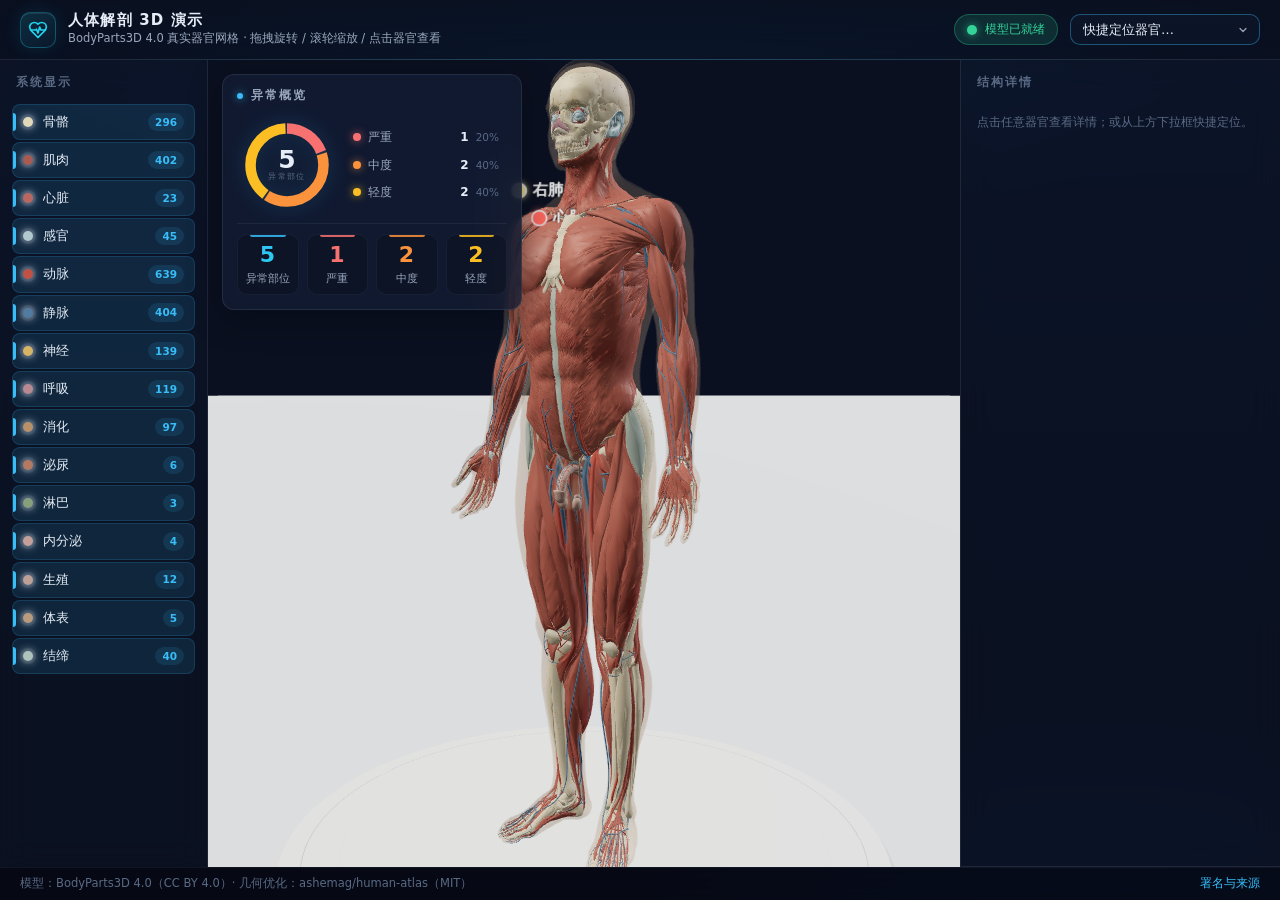
<file: demo-anatomy/index.html>
<!--
================================================================
文件: index.html
说明: 人体解剖 3D 演示（真实器官网格）
     数据: BodyParts3D 4.0（CC BY 4.0）→ ashemag/human-atlas 优化后的几何
     渲染: Three.js（本地 vendor），纯前端，无构建步骤
     纯标记：无内联 style/script/on*，样式见 css/style.css，逻辑见 js/app.js
================================================================
-->
<!DOCTYPE html>
<html lang="zh-CN">
<head>
  <meta charset="UTF-8">
  <meta name="viewport" content="width=device-width, initial-scale=1.0">
  <title>人体解剖 3D 演示 · health-monitor</title>
  <link rel="stylesheet" href="css/style.css">
  <!-- importmap 为静态配置（非可执行脚本）；外链形式浏览器兼容性差，故内联 -->
  <script type="importmap">
  { "imports": { "three": "./vendor/three.module.min.js" } }
  </script>
</head>
<body>
  <div class="app">
    <!-- 顶栏 -->
    <header class="topbar">
      <div class="brand">
        <div class="brand-logo" aria-hidden="true">
          <svg viewBox="0 0 24 24" fill="none" stroke="currentColor" stroke-width="2" stroke-linecap="round" stroke-linejoin="round">
            <path d="M19 14c1.49-1.46 3-3.21 3-5.5A5.5 5.5 0 0 0 16.5 3c-1.76 0-3 .5-4.5 2-1.5-1.5-2.74-2-4.5-2A5.5 5.5 0 0 0 2 8.5c0 2.3 1.51 4.04 3 5.5l7 7Z"/>
            <path d="M3.22 12H9.5l.5-1 2 4.5 2-7 1.5 3.5h5.27"/>
          </svg>
        </div>
        <div class="brand-text">
          <h1>人体解剖 3D 演示</h1>
          <span class="sub">BodyParts3D 4.0 真实器官网格 · 拖拽旋转 / 滚轮缩放 / 点击器官查看</span>
        </div>
      </div>
      <div class="top-controls">
        <span class="progress" id="progress" data-state="loading">加载中…</span>
        <select id="organ-select" class="organ-select" aria-label="快捷定位器官">
          <option value="">快捷定位器官…</option>
        </select>
      </div>
    </header>

    <!-- 主体三栏 -->
    <div class="layout">
      <!-- 左栏：系统开关 -->
      <aside class="sidebar">
        <h2>系统显示</h2>
        <div class="sys-list" id="sys-list"></div>
      </aside>

      <!-- 中栏：3D 舞台 -->
      <main class="stage">
        <div class="canvas-host" id="canvas-host"></div>
        <div class="stats" id="stats-panel" aria-label="异常概览">
          <h3>异常概览</h3>
          <div class="stats-donut" id="stats-donut"></div>
          <div class="stats-cards">
            <div class="stat-card total">
              <span class="stat-num" id="stat-total">0</span>
              <span class="stat-label">异常部位</span>
            </div>
            <div class="stat-card severe">
              <span class="stat-num" id="stat-severe">0</span>
              <span class="stat-label">严重</span>
            </div>
            <div class="stat-card moderate">
              <span class="stat-num" id="stat-moderate">0</span>
              <span class="stat-label">中度</span>
            </div>
            <div class="stat-card mild">
              <span class="stat-num" id="stat-mild">0</span>
              <span class="stat-label">轻度</span>
            </div>
          </div>
        </div>
        <div class="hint" id="hint">正在加载解剖模型…</div>
      </main>

      <!-- 右栏：结构详情 -->
      <aside class="panel">
        <h2>结构详情</h2>
        <div class="info-body" id="info-body">
          <p class="muted">点击任意器官查看详情；或从上方下拉框快捷定位。</p>
        </div>
      </aside>
    </div>

    <!-- 底栏：署名 -->
    <footer class="foot">
      <span>模型：BodyParts3D 4.0（CC BY 4.0）· 几何优化：ashemag/human-atlas（MIT）</span>
      <a href="ATTRIBUTION.md" target="_blank" rel="noopener">署名与来源</a>
    </footer>
  </div>

  <script type="module" src="js/app.js"></script>
</body>
</html>
</file>
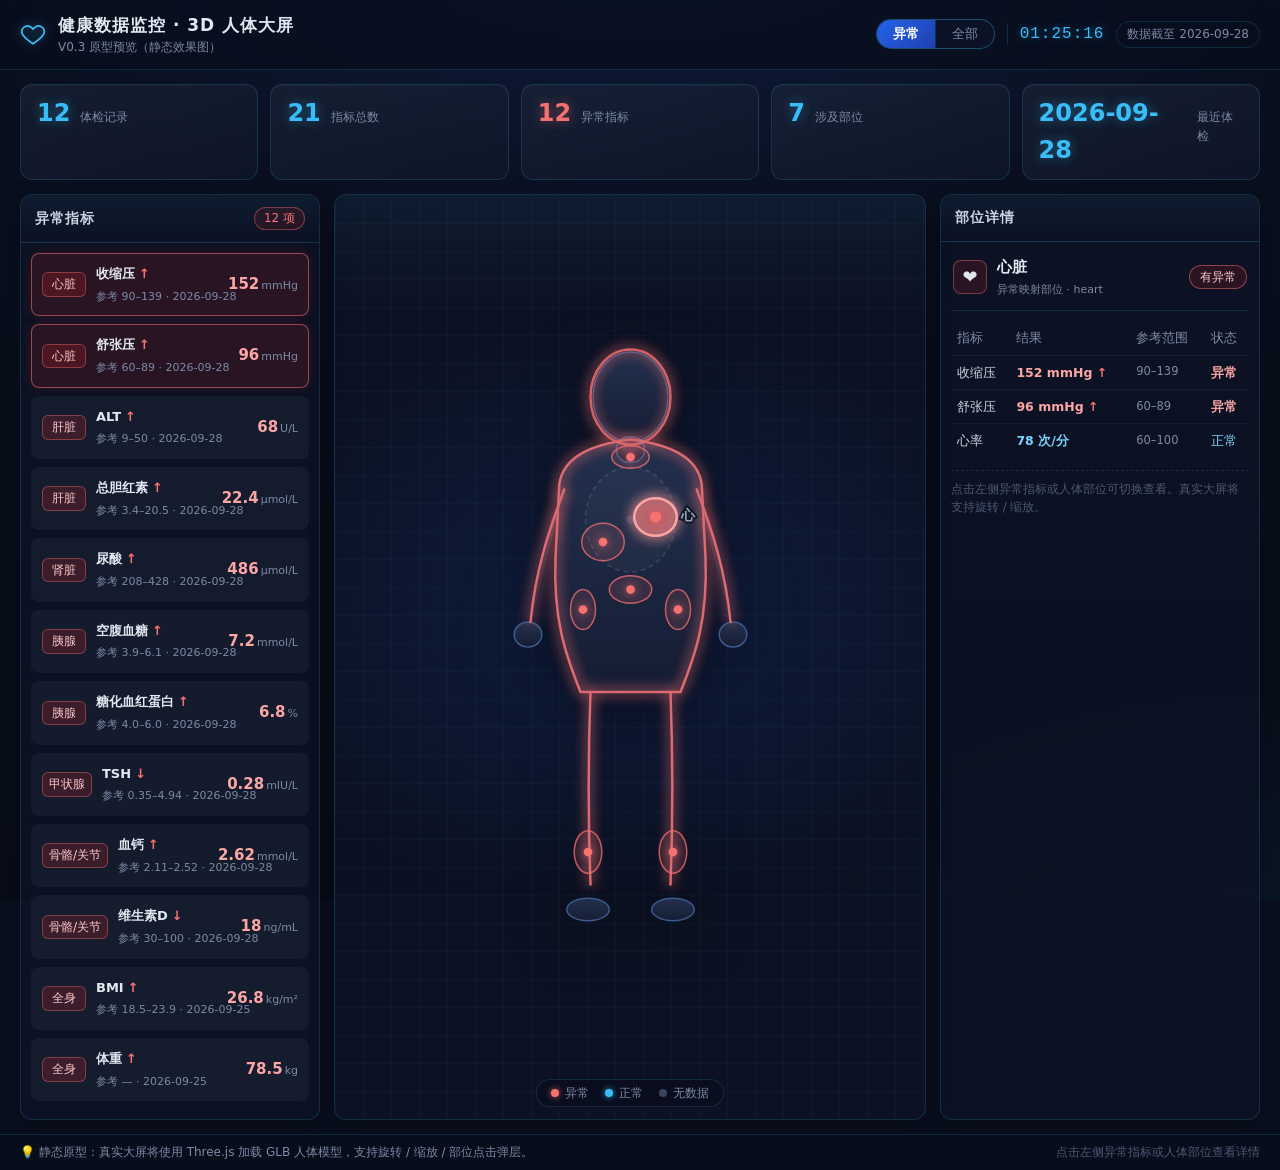
<file: prototype/body3d.html>
<!--
================================================================
文件: body3d.html
说明: V0.3 3D 人体大屏 · 静态原型（效果预览）
     真实实现将用 Three.js + GLB 人体模型；本原型用 SVG 模拟布局与视觉效果。
     纯标记：无内联 style/script/on* 属性，样式见 css/body3d.css，逻辑见 js/body3d.js。
================================================================
-->
<!DOCTYPE html>
<html lang="zh-CN">
<head>
  <meta charset="UTF-8">
  <meta name="viewport" content="width=device-width, initial-scale=1.0">
  <title>3D 人体大屏 · 健康数据监控（原型）</title>
  <link rel="stylesheet" href="css/body3d.css">
</head>
<body>
  <div class="big-screen mode-abnormal" id="big-screen">
    <!-- ═══ 顶栏 ═══ -->
    <header class="topbar">
      <div class="brand">
        <svg class="brand-logo" viewBox="0 0 24 24" aria-hidden="true">
          <path d="M12 21s-6.6-4.4-9.3-8.1C.6 10.1 1.6 6.6 4.7 5.1c2-.9 4.4-.4 5.9 1.1L12 7.6l1.4-1.4c1.5-1.5 3.9-2 5.9-1.1 3.1 1.5 4.1 5 2 7.8C18.6 16.6 12 21 12 21z"
                fill="none" stroke="currentColor" stroke-width="1.6" stroke-linejoin="round"/>
        </svg>
        <div class="brand-text">
          <h1>健康数据监控 · 3D 人体大屏</h1>
          <p>V0.3 原型预览（静态效果图）</p>
        </div>
      </div>

      <div class="topbar-right">
        <div class="seg" id="mode-toggle">
          <button type="button" class="seg-btn active" data-mode="abnormal">异常</button>
          <button type="button" class="seg-btn" data-mode="all">全部</button>
        </div>
        <span class="divider" aria-hidden="true"></span>
        <div class="clock" id="clock">--:--:--</div>
        <span class="tag">数据截至 2026-09-28</span>
      </div>
    </header>

    <!-- ═══ 统计条 ═══ -->
    <section class="stats-row" id="stats-row">
      <div class="stat-card">
        <span class="stat-num" id="stat-exams">0</span>
        <span class="stat-label">体检记录</span>
      </div>
      <div class="stat-card">
        <span class="stat-num" id="stat-metrics">0</span>
        <span class="stat-label">指标总数</span>
      </div>
      <div class="stat-card stat-danger">
        <span class="stat-num" id="stat-abnormal">0</span>
        <span class="stat-label">异常指标</span>
      </div>
      <div class="stat-card">
        <span class="stat-num" id="stat-parts">0</span>
        <span class="stat-label">涉及部位</span>
      </div>
      <div class="stat-card">
        <span class="stat-num" id="stat-latest">--</span>
        <span class="stat-label">最近体检</span>
      </div>
    </section>

    <!-- ═══ 主区域三栏 ═══ -->
    <main class="main-grid">
      <!-- 左栏：异常指标列表 -->
      <aside class="panel left-panel">
        <div class="panel-head">
          <h2>异常指标</h2>
          <span class="badge" id="ab-count">0 项</span>
        </div>
        <div class="panel-body list-scroll" id="abnormal-list">
          <p class="placeholder">加载中…</p>
        </div>
      </aside>

      <!-- 中栏：人体舞台 -->
      <section class="panel stage-panel">
        <div class="stage" id="stage">
          <svg class="body-svg" viewBox="0 0 300 520" role="img" aria-label="人体部位标注图" id="body-svg">
            <defs>
              <linearGradient id="bodyGrad" x1="0" y1="0" x2="0" y2="1">
                <stop offset="0%" stop-color="#23304e"/>
                <stop offset="100%" stop-color="#151d33"/>
              </linearGradient>
              <filter id="glowRed" x="-60%" y="-60%" width="220%" height="220%">
                <feGaussianBlur stdDeviation="5" result="blur"/>
                <feMerge>
                  <feMergeNode in="blur"/>
                  <feMergeNode in="blur"/>
                  <feMergeNode in="SourceGraphic"/>
                </feMerge>
              </filter>
              <filter id="glowCyan" x="-60%" y="-60%" width="220%" height="220%">
                <feGaussianBlur stdDeviation="4" result="blur"/>
                <feMerge>
                  <feMergeNode in="blur"/>
                  <feMergeNode in="SourceGraphic"/>
                </feMerge>
              </filter>
            </defs>

            <!-- 人体轮廓 -->
            <g id="silhouette">
              <path class="body-fill" d="
                M150 86
                C 118 90, 96 100, 93 122
                L 90 180
                C 88 230, 98 258, 110 288
                L 190 288
                C 202 258, 212 230, 210 180
                L 207 122
                C 204 100, 182 90, 150 86
                Z" />
              <ellipse class="body-fill" cx="150" cy="52" rx="30" ry="36"/>
              <rect class="body-fill" x="139" y="84" width="22" height="20" rx="9"/>
              <path class="limb" d="M 97 126 C 85 158, 74 190, 70 232" stroke-width="16"/>
              <path class="limb" d="M 203 126 C 215 158, 226 190, 230 232" stroke-width="16"/>
              <ellipse class="limb" cx="68" cy="242" rx="11" ry="10"/>
              <ellipse class="limb" cx="232" cy="242" rx="11" ry="10"/>
              <path class="limb" d="M 118 288 C 116 340, 116 390, 118 442" stroke-width="24"/>
              <path class="limb" d="M 182 288 C 184 340, 184 390, 182 442" stroke-width="24"/>
              <ellipse class="limb" cx="116" cy="462" rx="17" ry="9"/>
              <ellipse class="limb" cx="184" cy="462" rx="17" ry="9"/>
            </g>

            <!-- 全身异常光晕（体重异常时点亮） -->
            <g id="wb-glow" class="wb-glow">
              <path d="
                M150 86
                C 118 90, 96 100, 93 122
                L 90 180
                C 88 230, 98 258, 110 288
                L 190 288
                C 202 258, 212 230, 210 180
                L 207 122
                C 204 100, 182 90, 150 86
                Z" fill="none"/>
              <ellipse fill="none" cx="150" cy="52" rx="32" ry="38"/>
              <path fill="none" d="M 97 126 C 85 158, 74 190, 70 232"/>
              <path fill="none" d="M 203 126 C 215 158, 226 190, 230 232"/>
              <path fill="none" d="M 118 288 C 116 340, 116 390, 118 442"/>
              <path fill="none" d="M 182 288 C 184 340, 184 390, 182 442"/>
            </g>

            <!-- 血液（正常示例，全部模式显示为蓝色） -->
            <g class="part normal" data-part="blood" data-name="血液">
              <ellipse class="region" cx="150" cy="150" rx="36" ry="42"/>
              <circle class="dot" cx="150" cy="150" r="3.5"/>
              <text class="label" x="150" y="108" text-anchor="middle">血液</text>
              <title>血液（血常规）</title>
            </g>

            <!-- 肝脏 -->
            <g class="part abnormal" data-part="liver" data-name="肝脏">
              <ellipse class="region" cx="128" cy="168" rx="17" ry="15"/>
              <circle class="dot" cx="128" cy="168" r="3.5"/>
              <text class="label" x="100" y="186" text-anchor="middle">肝</text>
              <title>肝脏 · ALT 68↑</title>
            </g>

            <!-- 心脏 -->
            <g class="part abnormal" data-part="heart" data-name="心脏">
              <ellipse class="region" cx="170" cy="148" rx="17" ry="15"/>
              <circle class="dot" cx="170" cy="148" r="3.5"/>
              <text class="label" x="196" y="150" text-anchor="middle">心</text>
              <title>心脏 · 收缩压 152↑</title>
            </g>

            <!-- 甲状腺 -->
            <g class="part abnormal" data-part="thyroid" data-name="甲状腺">
              <ellipse class="region" cx="150" cy="100" rx="15" ry="9"/>
              <circle class="dot" cx="150" cy="100" r="3.5"/>
              <text class="label" x="150" y="86" text-anchor="middle">甲状腺</text>
              <title>甲状腺 · TSH 0.28↓</title>
            </g>

            <!-- 胰腺 -->
            <g class="part abnormal" data-part="pancreas" data-name="胰腺">
              <ellipse class="region" cx="150" cy="206" rx="17" ry="11"/>
              <circle class="dot" cx="150" cy="206" r="3.5"/>
              <text class="label" x="150" y="230" text-anchor="middle">胰</text>
              <title>胰腺 · 空腹血糖 7.2↑</title>
            </g>

            <!-- 肾脏（双侧） -->
            <g class="part abnormal" data-part="kidney" data-name="肾脏">
              <ellipse class="region" cx="112" cy="222" rx="10" ry="16"/>
              <ellipse class="region" cx="188" cy="222" rx="10" ry="16"/>
              <circle class="dot" cx="112" cy="222" r="3.5"/>
              <circle class="dot" cx="188" cy="222" r="3.5"/>
              <text class="label" x="150" y="252" text-anchor="middle">肾</text>
              <title>肾脏 · 尿酸 486↑</title>
            </g>

            <!-- 骨骼/关节（膝关节） -->
            <g class="part abnormal" data-part="bone" data-name="骨骼/关节">
              <ellipse class="region" cx="116" cy="416" rx="11" ry="17"/>
              <ellipse class="region" cx="184" cy="416" rx="11" ry="17"/>
              <circle class="dot" cx="116" cy="416" r="3.5"/>
              <circle class="dot" cx="184" cy="416" r="3.5"/>
              <text class="label" x="150" y="448" text-anchor="middle">骨</text>
              <title>骨骼/关节 · 血钙 2.62↑</title>
            </g>
          </svg>

          <!-- 图例 -->
          <div class="legend">
            <span class="legend-item"><i class="dot-legend danger"></i>异常</span>
            <span class="legend-item"><i class="dot-legend normal"></i>正常</span>
            <span class="legend-item"><i class="dot-legend dim"></i>无数据</span>
          </div>
        </div>
      </section>

      <!-- 右栏：部位详情 -->
      <aside class="panel right-panel">
        <div class="panel-head">
          <h2>部位详情</h2>
        </div>
        <div class="panel-body" id="part-detail">
          <p class="placeholder">加载中…</p>
        </div>
      </aside>
    </main>

    <!-- ═══ 提示条 ═══ -->
    <footer class="footbar">
      <span>💡 静态原型：真实大屏将使用 Three.js 加载 GLB 人体模型，支持旋转 / 缩放 / 部位点击弹层。</span>
      <span class="foot-hint">点击左侧异常指标或人体部位查看详情</span>
    </footer>
  </div>

  <!-- 悬浮提示 -->
  <div class="tooltip" id="tooltip" hidden></div>

  <script src="js/body3d.js"></script>
</body>
</html>
</file>
<file: demo-anatomy/css/style.css>
/*===============================================================
 * 文件: style.css
 * 项目: 人体解剖 3D 演示（demo-anatomy）
 * 风格: 深色玻璃拟态（Dark Glassmorphism）· 医学影像工作站视觉
 *       深蓝底 + 青色科技强调 + 语义色（严重/中度/轻度）
 * 设计令牌: :root 中的 CSS 变量统一管理颜色 / 圆角 / 阴影 / 字体
 *===============================================================*/

:root {
  /* 背景层级（深 → 浅） */
  --bg-0: #05080f;
  --bg-1: #0a101f;
  --bg-2: #0d1526;
  --bg-3: #111c30;

  /* 玻璃表面 */
  --surface: rgba(15, 23, 42, 0.62);
  --surface-2: rgba(20, 29, 50, 0.78);
  --surface-3: rgba(30, 41, 66, 0.92);

  /* 边框与分隔 */
  --border: rgba(148, 163, 184, 0.14);
  --border-strong: rgba(56, 189, 248, 0.38);
  --border-soft: rgba(148, 163, 184, 0.08);
  --divider: rgba(148, 163, 184, 0.09);

  /* 文本层级 */
  --text-1: #e6edf6;
  --text-2: #9aa7bd;
  --text-3: #5a6a84;

  /* 语义色 */
  --accent: #38bdf8;
  --cyan: #22d3ee;
  --accent-soft: rgba(56, 189, 248, 0.12);
  --severe: #f87171;
  --severe-soft: rgba(248, 113, 113, 0.14);
  --moderate: #fb923c;
  --moderate-soft: rgba(251, 146, 60, 0.14);
  --mild: #fbbf24;
  --mild-soft: rgba(251, 191, 36, 0.14);
  --ok: #34d399;
  --ok-soft: rgba(52, 211, 153, 0.14);

  /* 圆角 / 阴影 / 模糊 */
  --radius-s: 8px;
  --radius-m: 12px;
  --radius-l: 16px;
  --shadow-card: 0 8px 32px rgba(2, 6, 16, 0.45);
  --shadow-pop: 0 12px 40px rgba(2, 6, 16, 0.6);
  --glass: blur(16px) saturate(150%);
  --glass-strong: blur(20px) saturate(160%);

  /* 字体（系统栈，无外部 CDN 依赖） */
  --font-ui: "Segoe UI", system-ui, -apple-system, "PingFang SC",
             "Microsoft YaHei", "Noto Sans CJK SC", sans-serif;

  /* 过渡曲线 */
  --ease: cubic-bezier(0.4, 0, 0.2, 1);
  --duration: 0.2s;
}

/* ─────────── 基础 ─────────── */

* { box-sizing: border-box; }

html, body {
  margin: 0;
  padding: 0;
  height: 100%;
  background: var(--bg-0);
  color: var(--text-1);
  font-family: var(--font-ui);
  font-size: 14px;
  line-height: 1.55;
  -webkit-font-smoothing: antialiased;
  text-rendering: optimizeLegibility;
}

.app {
  display: flex;
  flex-direction: column;
  height: 100vh;
  background:
    radial-gradient(1100px 560px at 50% -12%, rgba(56, 189, 248, 0.13), transparent 62%),
    radial-gradient(800px 480px at 85% 110%, rgba(37, 99, 235, 0.10), transparent 60%),
    linear-gradient(180deg, var(--bg-1), var(--bg-0) 72%);
}

/* ─────────── 顶栏 ─────────── */

.topbar {
  display: flex;
  align-items: center;
  justify-content: space-between;
  gap: 16px;
  padding: 0 20px;
  height: 60px;
  flex: 0 0 auto;
  border-bottom: 1px solid var(--border);
  background: linear-gradient(180deg, rgba(10, 16, 31, 0.86), rgba(10, 16, 31, 0.62));
  backdrop-filter: var(--glass);
  -webkit-backdrop-filter: var(--glass);
  position: relative;
  z-index: 20;
}

/* 顶栏底部青色渐隐分隔线（细节质感） */
.topbar::after {
  content: "";
  position: absolute;
  left: 20px;
  right: 20px;
  bottom: -1px;
  height: 1px;
  background: linear-gradient(90deg, transparent, rgba(56, 189, 248, 0.4), transparent);
  opacity: 0.6;
  pointer-events: none;
}

.brand {
  display: flex;
  align-items: center;
  gap: 12px;
  min-width: 0;
}

.brand-logo {
  display: flex;
  align-items: center;
  justify-content: center;
  width: 36px;
  height: 36px;
  flex: 0 0 auto;
  border-radius: 10px;
  color: var(--cyan);
  background: linear-gradient(145deg, rgba(34, 211, 238, 0.16), rgba(56, 189, 248, 0.05));
  border: 1px solid rgba(34, 211, 238, 0.28);
  box-shadow: 0 0 20px rgba(34, 211, 238, 0.12), inset 0 1px 0 rgba(255, 255, 255, 0.08);
}
.brand-logo svg { width: 20px; height: 20px; }

.brand-text { min-width: 0; }
.brand-text h1 {
  margin: 0;
  font-size: 15px;
  font-weight: 700;
  letter-spacing: 1.2px;
  line-height: 1.3;
  color: var(--text-1);
  white-space: nowrap;
}
.brand-text .sub {
  display: block;
  font-size: 11.5px;
  color: var(--text-2);
  white-space: nowrap;
  overflow: hidden;
  text-overflow: ellipsis;
  max-width: 60vw;
}

.top-controls {
  display: flex;
  align-items: center;
  gap: 12px;
  flex: 0 0 auto;
}

/* 加载进度：胶囊 + 状态点 */
.progress {
  display: inline-flex;
  align-items: center;
  gap: 8px;
  padding: 5px 12px;
  border-radius: 999px;
  border: 1px solid var(--border);
  background: rgba(15, 23, 42, 0.5);
  font-size: 12px;
  font-weight: 500;
  font-variant-numeric: tabular-nums;
  color: var(--text-2);
  white-space: nowrap;
}
.progress::before {
  content: "";
  width: 10px;
  height: 10px;
  border-radius: 50%;
  flex: 0 0 auto;
}
.progress[data-state="loading"]::before {
  border: 2px solid rgba(56, 189, 248, 0.22);
  border-top-color: var(--accent);
  animation: spin 0.8s linear infinite;
}
.progress[data-state="ready"] {
  color: var(--ok);
  border-color: rgba(52, 211, 153, 0.3);
  background: var(--ok-soft);
}
.progress[data-state="ready"]::before {
  background: var(--ok);
  box-shadow: 0 0 8px rgba(52, 211, 153, 0.7);
}

@keyframes spin { to { transform: rotate(360deg); } }

/* 下拉框 */
.organ-select {
  padding: 7px 34px 7px 12px;
  border: 1px solid var(--border-strong);
  border-radius: 10px;
  background-color: rgba(15, 23, 42, 0.72);
  background-image: url("data:image/svg+xml,%3Csvg xmlns='http://www.w3.org/2000/svg' width='12' height='12' viewBox='0 0 24 24' fill='none' stroke='%239aa7bd' stroke-width='2.4' stroke-linecap='round' stroke-linejoin='round'%3E%3Cpath d='m6 9 6 6 6-6'/%3E%3C/svg%3E");
  background-repeat: no-repeat;
  background-position: right 10px center;
  color: var(--text-1);
  font-family: inherit;
  font-size: 13px;
  cursor: pointer;
  appearance: none;
  -webkit-appearance: none;
  transition: border-color var(--duration) var(--ease),
              box-shadow var(--duration) var(--ease),
              background-color var(--duration) var(--ease);
}
.organ-select:hover { border-color: rgba(56, 189, 248, 0.55); background-color: rgba(20, 29, 50, 0.85); }
.organ-select:focus {
  outline: none;
  border-color: var(--accent);
  box-shadow: 0 0 0 3px rgba(56, 189, 248, 0.16), 0 0 16px rgba(56, 189, 248, 0.08);
}
.organ-select:disabled {
  opacity: 0.55;
  cursor: not-allowed;
  border-color: var(--border);
}
.organ-select option {
  background: var(--bg-3);
  color: var(--text-1);
}

/* ─────────── 三栏布局 ─────────── */

.layout {
  display: grid;
  grid-template-columns: 208px minmax(0, 1fr) 320px;
  flex: 1;
  min-height: 0;
}

.sidebar,
.panel {
  background: var(--surface);
  backdrop-filter: var(--glass);
  -webkit-backdrop-filter: var(--glass);
  border: 1px solid var(--border);
  overflow-y: auto;
  padding: 14px 12px;
  scrollbar-width: thin;
  scrollbar-color: rgba(56, 189, 248, 0.25) transparent;
}
.sidebar { border-left: none; border-top: none; border-bottom: none; }
.panel   { border-right: none; border-top: none; }

.sidebar h2,
.panel h2 {
  margin: 0 0 12px;
  padding: 0 4px;
  font-size: 11.5px;
  font-weight: 600;
  letter-spacing: 2px;
  text-transform: uppercase;
  color: var(--text-3);
  user-select: none;
}

/* ─────────── 系统开关列表 ─────────── */

.sys-list {
  display: flex;
  flex-direction: column;
  gap: 2px;
}

.sys-item {
  display: flex;
  align-items: center;
  gap: 10px;
  padding: 7px 10px;
  border: 1px solid transparent;
  border-radius: var(--radius-s);
  cursor: pointer;
  font-size: 13px;
  color: var(--text-2);
  position: relative;
  transition: background var(--duration) var(--ease),
              color var(--duration) var(--ease),
              border-color var(--duration) var(--ease),
              transform var(--duration) var(--ease);
  user-select: none;
}
.sys-item::before {
  content: "";
  position: absolute;
  left: 0;
  top: 50%;
  translate: 0 -50%;
  width: 3px;
  height: 0;
  border-radius: 0 3px 3px 0;
  background: var(--accent);
  transition: height var(--duration) var(--ease);
}
.sys-item:hover {
  background: rgba(148, 163, 184, 0.06);
  color: var(--text-1);
}
.sys-item.active {
  background: var(--accent-soft);
  border-color: rgba(56, 189, 248, 0.16);
  color: var(--text-1);
}
.sys-item.active::before { height: 18px; }

.sys-dot {
  width: 10px;
  height: 10px;
  border-radius: 50%;
  flex: 0 0 auto;
  box-shadow: 0 0 0 3px transparent;
  transition: box-shadow var(--duration) var(--ease), transform var(--duration) var(--ease);
}
.sys-item:hover .sys-dot { transform: scale(1.15); }
.sys-item.active .sys-dot {
  box-shadow: 0 0 0 3px rgba(148, 163, 184, 0.12), 0 0 10px currentColor;
}

.sys-name { flex: 1; min-width: 0; overflow: hidden; text-overflow: ellipsis; white-space: nowrap; }
.sys-count {
  font-size: 10.5px;
  font-weight: 600;
  font-variant-numeric: tabular-nums;
  color: var(--text-3);
  background: rgba(148, 163, 184, 0.08);
  border-radius: 999px;
  padding: 1px 7px;
}
.sys-item.active .sys-count {
  color: var(--accent);
  background: rgba(56, 189, 248, 0.12);
}

/* ─────────── 3D 舞台 ─────────── */

.stage {
  position: relative;
  min-width: 0;
  background:
    radial-gradient(760px 420px at 50% 38%, rgba(37, 99, 235, 0.08), transparent 70%),
    #0a0f1e;
}
.canvas-host { position: absolute; inset: 0; }
.canvas-host canvas { display: block; }

/* 加载提示卡片 */
.hint {
  position: absolute;
  left: 50%;
  top: 50%;
  transform: translate(-50%, -50%);
  display: inline-flex;
  align-items: center;
  gap: 10px;
  font-size: 13px;
  color: var(--text-2);
  background: var(--surface-2);
  backdrop-filter: var(--glass-strong);
  -webkit-backdrop-filter: var(--glass-strong);
  border: 1px solid var(--border);
  border-radius: var(--radius-m);
  padding: 12px 20px;
  pointer-events: none;
  text-align: center;
  white-space: nowrap;
  box-shadow: var(--shadow-card);
}
.hint::before {
  content: "";
  width: 14px;
  height: 14px;
  border-radius: 50%;
  border: 2px solid rgba(56, 189, 248, 0.2);
  border-top-color: var(--accent);
  animation: spin 0.8s linear infinite;
  flex: 0 0 auto;
}
.hint.hidden { display: none; }

/* ─────────── 异常统计面板 ─────────── */

.stats {
  position: absolute;
  top: 14px;
  left: 14px;
  z-index: 5;
  min-width: 300px;
  padding: 12px 14px 14px;
  border: 1px solid var(--border);
  border-radius: var(--radius-m);
  background: var(--surface-2);
  backdrop-filter: var(--glass-strong);
  -webkit-backdrop-filter: var(--glass-strong);
  box-shadow: var(--shadow-card);
  pointer-events: none;
}
.stats h3 {
  margin: 0 0 10px;
  display: flex;
  align-items: center;
  gap: 8px;
  font-size: 11.5px;
  font-weight: 600;
  letter-spacing: 2px;
  text-transform: uppercase;
  color: var(--text-2);
}

/* 环形图 + 图例 */
.stats-donut {
  display: flex;
  align-items: center;
  gap: 12px;
  margin-bottom: 10px;
  padding: 2px 2px 10px;
  border-bottom: 1px solid var(--divider);
}
.donut-chart {
  width: 96px;
  height: 96px;
  flex: 0 0 auto;
  filter: drop-shadow(0 0 10px rgba(56, 189, 248, 0.18));
}
.donut-seg {
  fill: none;
  stroke-width: 11;
  transition: opacity var(--duration) var(--ease);
}
.donut-seg.severe   { stroke: var(--severe); }
.donut-seg.moderate { stroke: var(--moderate); }
.donut-seg.mild     { stroke: var(--mild); }
.donut-total {
  fill: var(--text-1);
  font-size: 26px;
  font-weight: 800;
  text-anchor: middle;
  font-variant-numeric: tabular-nums;
}
.donut-cap {
  fill: var(--text-3);
  font-size: 8.5px;
  text-anchor: middle;
  letter-spacing: 1.5px;
}
.donut-legend {
  list-style: none;
  margin: 0;
  padding: 0;
  flex: 1;
  min-width: 0;
  display: flex;
  flex-direction: column;
  gap: 3px;
}
.legend-item {
  display: flex;
  align-items: center;
  gap: 7px;
  font-size: 12px;
  color: var(--text-2);
  padding: 3px 6px;
  border-radius: 6px;
  cursor: pointer;
  pointer-events: auto; /* 面板整体不挡 3D，仅图例可点击 */
  transition: background var(--duration) var(--ease),
              color var(--duration) var(--ease),
              transform var(--duration) var(--ease);
}
.legend-item:hover {
  background: rgba(148, 163, 184, 0.08);
  color: var(--text-1);
  transform: translateX(2px);
}
.legend-dot {
  width: 8px;
  height: 8px;
  border-radius: 50%;
  flex: 0 0 auto;
}
.legend-item.severe .legend-dot {
  background: var(--severe);
  box-shadow: 0 0 8px rgba(248, 113, 113, 0.7);
}
.legend-item.moderate .legend-dot {
  background: var(--moderate);
  box-shadow: 0 0 8px rgba(251, 146, 60, 0.7);
}
.legend-item.mild .legend-dot {
  background: var(--mild);
  box-shadow: 0 0 8px rgba(251, 191, 36, 0.7);
}
.legend-item .l-name { flex: 1; }
.legend-item .l-count {
  font-weight: 700;
  color: var(--text-1);
  font-variant-numeric: tabular-nums;
}
.legend-item .l-pct {
  font-size: 10.5px;
  color: var(--text-3);
  font-variant-numeric: tabular-nums;
}
.stats h3::before {
  content: "";
  width: 6px;
  height: 6px;
  border-radius: 50%;
  background: var(--accent);
  box-shadow: 0 0 8px rgba(56, 189, 248, 0.8);
}
.stats-cards {
  display: flex;
  gap: 8px;
}
.stat-card {
  flex: 1;
  display: flex;
  flex-direction: column;
  align-items: center;
  padding: 8px 4px 7px;
  border: 1px solid var(--border-soft);
  border-radius: 10px;
  background: rgba(10, 16, 31, 0.5);
  position: relative;
  overflow: hidden;
  transition: border-color var(--duration) var(--ease),
              background var(--duration) var(--ease),
              transform var(--duration) var(--ease);
}
.stat-card::before {
  content: "";
  position: absolute;
  top: 0;
  left: 12px;
  right: 12px;
  height: 2px;
  border-radius: 0 0 2px 2px;
  opacity: 0.85;
}
.stat-card.total::before      { background: var(--accent); }
.stat-card.severe::before   { background: var(--severe); }
.stat-card.moderate::before { background: var(--moderate); }
.stat-card.mild::before     { background: var(--mild); }
.stat-card:hover {
  transform: translateY(-2px);
  border-color: var(--border);
}
.stat-num {
  font-size: 22px;
  font-weight: 800;
  line-height: 1.1;
  font-variant-numeric: tabular-nums;
  letter-spacing: 0.5px;
}
.stat-label {
  margin-top: 3px;
  font-size: 11px;
  color: var(--text-2);
}
.stat-card.total .stat-num {
  background: linear-gradient(135deg, var(--accent), var(--cyan));
  -webkit-background-clip: text;
  background-clip: text;
  -webkit-text-fill-color: transparent;
}
.stat-card.severe .stat-num   { color: var(--severe); }
.stat-card.moderate .stat-num { color: var(--moderate); }
.stat-card.mild .stat-num     { color: var(--mild); }

/* ─────────── 右栏详情 ─────────── */

.info-body { font-size: 13px; }

.muted {
  color: var(--text-3);
  font-size: 12px;
  line-height: 1.7;
  padding: 8px 4px;
}

/* 部位名称 + 严重度徽章 */
.info-name {
  display: flex;
  align-items: center;
  flex-wrap: wrap;
  gap: 6px;
  font-size: 17px;
  font-weight: 700;
  margin: 2px 0 6px;
  letter-spacing: 0.3px;
  color: var(--text-1);
}
.info-name .ab-badge { margin-left: 0; }

.ab-badge {
  display: inline-flex;
  align-items: center;
  gap: 5px;
  padding: 2px 10px;
  border-radius: 999px;
  font-size: 11px;
  font-weight: 700;
  line-height: 1.5;
}
.ab-badge::before {
  content: "";
  width: 5px;
  height: 5px;
  border-radius: 50%;
  background: currentColor;
}
.ab-badge.severe {
  color: var(--severe);
  background: var(--severe-soft);
  border: 1px solid rgba(248, 113, 113, 0.4);
  box-shadow: 0 0 12px rgba(248, 113, 113, 0.1);
}
.ab-badge.moderate {
  color: var(--moderate);
  background: var(--moderate-soft);
  border: 1px solid rgba(251, 146, 60, 0.4);
  box-shadow: 0 0 12px rgba(251, 146, 60, 0.1);
}
.ab-badge.mild {
  color: var(--mild);
  background: var(--mild-soft);
  border: 1px solid rgba(251, 191, 36, 0.4);
  box-shadow: 0 0 12px rgba(251, 191, 36, 0.1);
}

.info-system {
  display: inline-block;
  font-size: 12px;
  color: var(--text-2);
  background: var(--accent-soft);
  border: 1px solid var(--border);
  border-radius: 999px;
  padding: 2px 12px;
  margin-bottom: 12px;
  letter-spacing: 0.4px;
}

.info-row {
  display: flex;
  justify-content: space-between;
  align-items: baseline;
  gap: 12px;
  padding: 6px 2px;
  border-bottom: 1px solid var(--divider);
}
.info-row span:first-child { color: var(--text-2); font-size: 12px; }
.info-row span:last-child {
  color: var(--text-1);
  text-align: right;
  font-weight: 500;
  font-variant-numeric: tabular-nums;
  font-size: 12.5px;
}

.info-note {
  margin-top: 14px;
  padding: 10px 12px;
  border: 1px solid var(--border-soft);
  border-radius: var(--radius-s);
  background: rgba(10, 16, 31, 0.4);
  font-size: 11.5px;
  color: var(--text-3);
  line-height: 1.7;
}

/* ─────────── 异常详情 ─────────── */

.ab-section { margin-top: 16px; }
.ab-section h4 {
  margin: 0 0 6px;
  font-size: 11px;
  font-weight: 600;
  letter-spacing: 1.6px;
  text-transform: uppercase;
  color: var(--text-3);
}

.ab-issue {
  display: flex;
  align-items: center;
  gap: 8px;
  padding: 6px 2px;
  border-bottom: 1px solid var(--divider);
  font-size: 12px;
}
.ab-issue .name { flex: 1; color: var(--text-1); min-width: 0; }
.ab-issue .value {
  font-weight: 700;
  color: var(--severe);
  font-variant-numeric: tabular-nums;
}
.ab-issue .range {
  color: var(--text-3);
  font-size: 11px;
  font-variant-numeric: tabular-nums;
  white-space: nowrap;
}
.ab-issue .flag {
  padding: 1px 8px;
  border-radius: 999px;
  font-size: 10px;
  font-weight: 600;
  color: var(--severe);
  background: var(--severe-soft);
  border: 1px solid rgba(248, 113, 113, 0.3);
  white-space: nowrap;
}

/* 检查记录：竖向时间轴（左侧连续线 + 每卡时间点圆点） */
.ab-timeline {
  position: relative;
  margin-left: 5px;
  padding-left: 17px;
}
.ab-timeline::before {
  content: "";
  position: absolute;
  left: 3px;
  top: 8px;
  bottom: 8px;
  width: 2px;
  border-radius: 2px;
  background: linear-gradient(180deg, rgba(56, 189, 248, 0.45), rgba(56, 189, 248, 0.06));
  z-index: 1;
}
.ab-record {
  position: relative;
  margin-bottom: 10px;
  padding: 9px 12px 9px 12px;
  border: 1px solid var(--border-soft);
  border-radius: var(--radius-s);
  background: rgba(10, 16, 31, 0.45);
  transition: border-color var(--duration) var(--ease),
              background var(--duration) var(--ease);
}
.ab-record::before {
  content: "";
  position: absolute;
  left: -17px;
  top: 12px;
  width: 9px;
  height: 9px;
  border-radius: 50%;
  background: var(--bg-1);
  border: 2px solid var(--accent);
  box-shadow: 0 0 8px rgba(56, 189, 248, 0.55);
  z-index: 2;
}
.ab-record:hover {
  border-color: var(--border);
  background: rgba(13, 21, 38, 0.6);
}
.ab-record.record-hidden { display: none; }

/* 折叠按钮：展开全部 / 收起 */
.records-toggle {
  display: flex;
  align-items: center;
  justify-content: center;
  width: 100%;
  margin: 4px 0 2px;
  padding: 7px 10px;
  border: 1px dashed var(--border);
  border-radius: var(--radius-s);
  background: rgba(10, 16, 31, 0.4);
  color: var(--text-2);
  font-size: 12px;
  cursor: pointer;
  transition: border-color var(--duration) var(--ease),
              color var(--duration) var(--ease),
              background var(--duration) var(--ease);
}
.records-toggle:hover {
  border-color: var(--border-strong);
  color: var(--accent);
  background: var(--accent-soft);
}
.records-toggle .toggle-arrow {
  display: inline-block;
  width: 0;
  height: 0;
  margin-right: 7px;
  border-left: 5px solid currentColor;
  border-top: 4px solid transparent;
  border-bottom: 4px solid transparent;
  transition: transform var(--duration) var(--ease);
}
.records-toggle.open .toggle-arrow { transform: rotate(90deg); }
.ab-record .head {
  display: flex;
  justify-content: space-between;
  align-items: baseline;
  margin-bottom: 4px;
  font-size: 11px;
  color: var(--text-2);
}
.ab-record .head .date {
  color: var(--accent);
  font-weight: 600;
  font-variant-numeric: tabular-nums;
}
.ab-record .summary {
  margin-bottom: 3px;
  color: var(--text-1);
  font-size: 12px;
  line-height: 1.5;
}
.ab-record .conclusion {
  font-size: 11px;
  color: var(--text-3);
  line-height: 1.5;
}

/* 健康建议卡片 */
.ab-note {
  margin-top: 12px;
  padding: 10px 12px 10px 38px;
  border: 1px solid rgba(251, 146, 60, 0.32);
  border-radius: var(--radius-s);
  background: linear-gradient(135deg, rgba(251, 146, 60, 0.1), rgba(251, 191, 36, 0.04));
  font-size: 12px;
  line-height: 1.7;
  color: #fcd9a8;
  position: relative;
}
.ab-note::before {
  content: "";
  position: absolute;
  left: 13px;
  top: 12px;
  width: 16px;
  height: 16px;
  border-radius: 50%;
  border: 1.6px solid var(--moderate);
  box-shadow: inset 0 0 6px rgba(251, 146, 60, 0.4);
}
.ab-note::after {
  content: "";
  position: absolute;
  left: 18.5px;
  top: 15px;
  width: 5px;
  height: 8px;
  border: solid var(--moderate);
  border-width: 0 2px 2px 0;
  transform: rotate(45deg);
}
.ab-note strong { color: var(--moderate); }

/* ─────────── 底栏 ─────────── */

.foot {
  display: flex;
  align-items: center;
  justify-content: space-between;
  gap: 12px;
  padding: 7px 20px;
  flex: 0 0 auto;
  border-top: 1px solid var(--border-soft);
  font-size: 11.5px;
  color: var(--text-3);
  background: rgba(8, 12, 24, 0.66);
  backdrop-filter: var(--glass);
  -webkit-backdrop-filter: var(--glass);
}
.foot a {
  color: var(--accent);
  text-decoration: none;
  transition: color var(--duration) var(--ease);
}
.foot a:hover { color: var(--cyan); text-decoration: underline; }

/* ─────────── 滚动条 ─────────── */

.sidebar::-webkit-scrollbar,
.panel::-webkit-scrollbar { width: 5px; }
.sidebar::-webkit-scrollbar-thumb,
.panel::-webkit-scrollbar-thumb {
  background: rgba(56, 189, 248, 0.22);
  border-radius: 3px;
}
.sidebar::-webkit-scrollbar-thumb:hover,
.panel::-webkit-scrollbar-thumb:hover { background: rgba(56, 189, 248, 0.4); }
.sidebar::-webkit-scrollbar-track,
.panel::-webkit-scrollbar-track { background: transparent; }

/* ─────────── 焦点可见性（无障碍） ─────────── */

.sys-item:focus-visible,
.organ-select:focus-visible {
  outline: 2px solid var(--accent);
  outline-offset: 2px;
}

/* ─────────── 动效偏好（无障碍） ─────────── */

@media (prefers-reduced-motion: reduce) {
  *, *::before, *::after {
    animation-duration: 0.01ms !important;
    animation-iteration-count: 1 !important;
    transition-duration: 0.01ms !important;
  }
}

/* ─────────── 响应式 ─────────── */

@media (max-width: 1100px) {
  .layout { grid-template-columns: 188px minmax(0, 1fr) 280px; }
  .stats { min-width: 220px; }
  .stats-donut { flex-direction: column; gap: 6px; }
  .donut-chart { width: 84px; height: 84px; }
  .donut-legend { width: 100%; }
}

@media (max-width: 900px) {
  .layout {
    grid-template-columns: 1fr;
    grid-template-rows: auto 1fr auto;
  }
  .sidebar {
    border: none;
    border-bottom: 1px solid var(--border);
    max-height: 180px;
    overflow-y: auto;
  }
  .panel {
    border: none;
    border-top: 1px solid var(--border);
    max-height: 240px;
    overflow-y: auto;
  }
  .topbar {
    flex-direction: column;
    align-items: stretch;
    height: auto;
    padding: 12px 16px;
    gap: 10px;
  }
  .brand .sub { max-width: 100%; white-space: normal; }
  .top-controls { justify-content: space-between; }
  .stats { min-width: 200px; top: 10px; left: 10px; }
  .donut-chart { width: 76px; height: 76px; }
}
</file>
<file: prototype/css/body3d.css>
/*===============================================================
 * 文件: body3d.css
 * 项目: 健康数据监控（health-monitor）V0.3 大屏原型
 * 说明: 3D 人体大屏静态原型样式（深色数据大屏风格）
 *===============================================================*/

:root {
  --bg: #0a0f1e;
  --bg-deep: #070c18;
  --panel-bg: rgba(13, 20, 38, 0.78);
  --panel-border: rgba(56, 189, 248, 0.16);
  --panel-border-strong: rgba(56, 189, 248, 0.34);
  --text: #e2e8f0;
  --text-dim: #7c8aa5;
  --text-faint: #4b5872;
  --accent: #38bdf8;
  --accent-2: #2563eb;
  --danger: #f87171;
  --danger-deep: #dc2626;
  --warning: #f59e0b;
  --success: #34d399;
  --radius: 12px;
  --font: system-ui, -apple-system, "Segoe UI", "Microsoft YaHei", sans-serif;
}

* { box-sizing: border-box; }

html, body {
  margin: 0;
  padding: 0;
  height: 100%;
  background: var(--bg);
  color: var(--text);
  font-family: var(--font);
  font-size: 14px;
  line-height: 1.55;
}

/* ── 整屏容器 ── */
.big-screen {
  display: flex;
  flex-direction: column;
  min-height: 100vh;
  background:
    radial-gradient(1200px 600px at 50% -10%, rgba(37, 99, 235, 0.16), transparent 60%),
    radial-gradient(900px 500px at 100% 110%, rgba(56, 189, 248, 0.08), transparent 60%),
    linear-gradient(180deg, var(--bg), var(--bg-deep));
  background-attachment: fixed;
}

/* ── 顶栏 ── */
.topbar {
  display: flex;
  align-items: center;
  justify-content: space-between;
  gap: 16px;
  padding: 12px 20px;
  border-bottom: 1px solid var(--panel-border);
  background: rgba(8, 13, 28, 0.7);
  backdrop-filter: blur(6px);
}

.brand { display: flex; align-items: center; gap: 12px; }
.brand-logo { width: 26px; height: 26px; color: var(--accent); filter: drop-shadow(0 0 6px rgba(56, 189, 248, 0.6)); }
.brand-text h1 { margin: 0; font-size: 17px; font-weight: 700; letter-spacing: 1px; }
.brand-text p { margin: 0; font-size: 12px; color: var(--text-dim); }

.topbar-right { display: flex; align-items: center; gap: 12px; }

/* ── 分段切换（异常/全部） ── */
.seg {
  display: inline-flex;
  border: 1px solid var(--panel-border-strong);
  border-radius: 999px;
  overflow: hidden;
  background: rgba(15, 23, 42, 0.6);
}
.seg-btn {
  border: none;
  background: transparent;
  color: var(--text-dim);
  font-family: inherit;
  font-size: 13px;
  padding: 5px 16px;
  cursor: pointer;
  transition: background 0.2s, color 0.2s;
}
.seg-btn + .seg-btn { border-left: 1px solid var(--panel-border); }
.seg-btn:hover { color: var(--accent); }
.seg-btn.active {
  background: linear-gradient(135deg, var(--accent-2), #1e40af);
  color: #fff;
  font-weight: 600;
}

.divider { width: 1px; height: 22px; background: var(--panel-border); }
.clock {
  font-family: "Consolas", "Courier New", monospace;
  font-size: 16px;
  color: var(--accent);
  letter-spacing: 1px;
  text-shadow: 0 0 8px rgba(56, 189, 248, 0.5);
}
.tag {
  font-size: 12px;
  color: var(--text-dim);
  border: 1px solid var(--panel-border);
  padding: 3px 10px;
  border-radius: 999px;
}

/* ── 统计条 ── */
.stats-row {
  display: grid;
  grid-template-columns: repeat(5, 1fr);
  gap: 12px;
  padding: 14px 20px 0;
}
.stat-card {
  background: linear-gradient(160deg, rgba(30, 41, 59, 0.55), rgba(15, 23, 42, 0.7));
  border: 1px solid var(--panel-border);
  border-radius: var(--radius);
  padding: 10px 16px;
  display: flex;
  align-items: baseline;
  gap: 10px;
  box-shadow: inset 0 1px 0 rgba(255, 255, 255, 0.03);
}
.stat-num {
  font-size: 24px;
  font-weight: 700;
  font-variant-numeric: tabular-nums;
  color: var(--accent);
  text-shadow: 0 0 12px rgba(56, 189, 248, 0.45);
}
.stat-danger .stat-num { color: var(--danger); text-shadow: 0 0 12px rgba(248, 113, 113, 0.5); }
.stat-label { font-size: 12px; color: var(--text-dim); }

/* ── 主区域三栏 ── */
.main-grid {
  display: grid;
  grid-template-columns: 300px 1fr 320px;
  gap: 14px;
  padding: 14px 20px;
  flex: 1;
  min-height: 0;
}

.panel {
  background: var(--panel-bg);
  border: 1px solid var(--panel-border);
  border-radius: var(--radius);
  display: flex;
  flex-direction: column;
  min-height: 0;
  box-shadow: 0 8px 24px rgba(0, 0, 0, 0.25);
}
.panel-head {
  display: flex;
  align-items: center;
  justify-content: space-between;
  padding: 12px 14px;
  border-bottom: 1px solid var(--panel-border);
  background: linear-gradient(180deg, rgba(56, 189, 248, 0.06), transparent);
  border-radius: var(--radius) var(--radius) 0 0;
}
.panel-head h2 { margin: 0; font-size: 14px; font-weight: 600; letter-spacing: 1px; color: #cbd5e1; }
.badge {
  font-size: 12px;
  color: var(--danger);
  border: 1px solid rgba(248, 113, 113, 0.4);
  border-radius: 999px;
  padding: 1px 9px;
  background: rgba(220, 38, 38, 0.12);
}
.panel-body { padding: 10px; overflow-y: auto; flex: 1; min-height: 0; }

/* 滚动条 */
.list-scroll::-webkit-scrollbar, .panel-body::-webkit-scrollbar { width: 6px; }
.list-scroll::-webkit-scrollbar-thumb, .panel-body::-webkit-scrollbar-thumb { background: rgba(56, 189, 248, 0.25); border-radius: 3px; }
.list-scroll::-webkit-scrollbar-track, .panel-body::-webkit-scrollbar-track { background: transparent; }

.placeholder { color: var(--text-faint); font-size: 13px; text-align: center; padding: 24px 0; }

/* ── 左栏：异常指标列表 ── */
.ab-item {
  display: flex;
  align-items: center;
  gap: 10px;
  padding: 9px 10px;
  margin-bottom: 8px;
  border: 1px solid transparent;
  border-radius: 8px;
  background: rgba(30, 41, 59, 0.45);
  cursor: pointer;
  transition: border-color 0.2s, background 0.2s, transform 0.15s;
}
.ab-item:hover { border-color: var(--panel-border-strong); background: rgba(30, 41, 59, 0.75); }
.ab-item.active {
  border-color: rgba(248, 113, 113, 0.55);
  background: rgba(220, 38, 38, 0.14);
  box-shadow: 0 0 12px rgba(220, 38, 38, 0.15);
}
.part-badge {
  flex: 0 0 auto;
  min-width: 44px;
  text-align: center;
  font-size: 12px;
  color: #fecaca;
  background: rgba(220, 38, 38, 0.2);
  border: 1px solid rgba(248, 113, 113, 0.4);
  border-radius: 6px;
  padding: 2px 6px;
}
.ab-item.normal-part .part-badge {
  color: #bae6fd;
  background: rgba(56, 189, 248, 0.12);
  border-color: rgba(56, 189, 248, 0.4);
}
.ab-main { flex: 1; min-width: 0; }
.ab-name { font-size: 13px; font-weight: 600; color: #e2e8f0; }
.ab-name .arrow { color: var(--danger); font-weight: 700; margin-left: 4px; }
.ab-item.normal-part .ab-name .arrow { color: var(--accent); }
.ab-sub { font-size: 11px; color: var(--text-dim); margin-top: 1px; white-space: nowrap; overflow: hidden; text-overflow: ellipsis; }
.ab-value { flex: 0 0 auto; text-align: right; }
.ab-value b { font-size: 15px; font-variant-numeric: tabular-nums; color: #fca5a5; font-weight: 700; }
.ab-item.normal-part .ab-value b { color: #7dd3fc; }
.ab-unit { font-size: 11px; color: var(--text-dim); margin-left: 2px; }

/* ── 中栏：舞台 ── */
.stage-panel { position: relative; overflow: hidden; }
.stage {
  position: relative;
  flex: 1;
  display: flex;
  align-items: center;
  justify-content: center;
  padding: 10px;
  background:
    linear-gradient(rgba(56, 189, 248, 0.04) 1px, transparent 1px),
    linear-gradient(90deg, rgba(56, 189, 248, 0.04) 1px, transparent 1px),
    radial-gradient(600px 420px at 50% 45%, rgba(37, 99, 235, 0.14), transparent 70%);
  background-size: 28px 28px, 28px 28px, 100% 100%;
  min-height: 0;
}
/* 扫描线 */
.stage::after {
  content: "";
  position: absolute;
  left: 0;
  right: 0;
  top: -10%;
  height: 22%;
  background: linear-gradient(180deg, transparent, rgba(56, 189, 248, 0.05), transparent);
  animation: scan 7s linear infinite;
  pointer-events: none;
}
@keyframes scan {
  0% { transform: translateY(0); }
  100% { transform: translateY(560%); }
}

.body-svg {
  height: 100%;
  max-height: calc(100vh - 250px);
  width: auto;
  filter: drop-shadow(0 10px 30px rgba(0, 0, 0, 0.5));
}

/* 人体轮廓 */
.body-fill { fill: url(#bodyGrad); stroke: #3b5b8c; stroke-width: 1.2; }
.limb { fill: url(#bodyGrad); stroke: #3b5b8c; stroke-width: 1.2; stroke-linecap: round; }

/* 全身异常光晕 */
.wb-glow {
  fill: none;
  stroke: var(--danger);
  stroke-width: 2;
  stroke-linecap: round;
  opacity: 0;
  transition: opacity 0.4s;
  filter: url(#glowRed);
  pointer-events: none;
}
.big-screen.wb-abnormal .wb-glow { opacity: 0.85; }

/* 部位区域 */
.part { cursor: pointer; }
.part .region {
  fill: rgba(56, 189, 248, 0.08);
  stroke: rgba(56, 189, 248, 0.5);
  stroke-width: 1.2;
  stroke-dasharray: none;
  transition: fill 0.2s, stroke 0.2s;
}
.part[data-part="blood"] .region {
  fill: rgba(56, 189, 248, 0.04);
  stroke-dasharray: 4 3;
}
.part:hover .region {
  fill: rgba(56, 189, 248, 0.2);
  stroke: var(--accent);
  stroke-width: 1.8;
}

/* 异常部位 */
.part.abnormal .region {
  fill: rgba(248, 113, 113, 0.13);
  stroke: rgba(248, 113, 113, 0.75);
}
.part.abnormal:hover .region { fill: rgba(248, 113, 113, 0.24); stroke: #fca5a5; }
.part.abnormal.active .region {
  fill: rgba(248, 113, 113, 0.3);
  stroke: #fca5a5;
  stroke-width: 2;
  filter: url(#glowRed);
}

/* 正常部位（仅全部模式显示彩色） */
.part.normal .region { fill: rgba(56, 189, 248, 0.07); stroke: rgba(56, 189, 248, 0.4); }
.part.normal.active .region {
  fill: rgba(56, 189, 248, 0.22);
  stroke: var(--accent);
  stroke-width: 2;
  filter: url(#glowCyan);
}

/* 异常模式：正常部位置灰 */
.mode-abnormal .part.normal .region {
  fill: rgba(148, 163, 184, 0.04);
  stroke: rgba(148, 163, 184, 0.22);
}
.mode-abnormal .part.normal:hover .region { fill: rgba(148, 163, 184, 0.1); stroke: rgba(148, 163, 184, 0.4); }
.mode-abnormal .part.normal.active .region {
  fill: rgba(148, 163, 184, 0.16);
  stroke: rgba(148, 163, 184, 0.6);
  filter: none;
}
.mode-abnormal .part.normal { cursor: default; }

/* 部位圆点 */
.part .dot { fill: var(--accent); transition: fill 0.2s; }
.part.abnormal .dot {
  fill: var(--danger);
  animation: pulse 2s ease-in-out infinite;
  filter: drop-shadow(0 0 4px rgba(248, 113, 113, 0.8));
}
.part.normal.active .dot { fill: var(--accent); filter: drop-shadow(0 0 4px rgba(56, 189, 248, 0.8)); }
.mode-abnormal .part.normal .dot { fill: #3a4560; animation: none; filter: none; }
.part.abnormal.active .dot { r: 4.5; }
@keyframes pulse {
  0%, 100% { opacity: 1; }
  50% { opacity: 0.45; }
}

/* 部位文字标签 */
.part .label {
  fill: #94a3b8;
  font-size: 11px;
  font-weight: 600;
  opacity: 0;
  transition: opacity 0.2s;
  pointer-events: none;
  paint-order: stroke;
  stroke: rgba(10, 15, 30, 0.8);
  stroke-width: 3px;
}
.part:hover .label, .part.active .label { opacity: 1; }

/* 图例 */
.legend {
  position: absolute;
  left: 50%;
  bottom: 12px;
  transform: translateX(-50%);
  display: flex;
  gap: 16px;
  background: rgba(8, 13, 28, 0.75);
  border: 1px solid var(--panel-border);
  border-radius: 999px;
  padding: 4px 14px;
  font-size: 12px;
  color: var(--text-dim);
  z-index: 2;
}
.legend-item { display: inline-flex; align-items: center; gap: 6px; }
.dot-legend { width: 8px; height: 8px; border-radius: 50%; display: inline-block; }
.dot-legend.danger { background: var(--danger); box-shadow: 0 0 6px rgba(248, 113, 113, 0.8); }
.dot-legend.normal { background: var(--accent); box-shadow: 0 0 6px rgba(56, 189, 248, 0.8); }
.dot-legend.dim { background: #3a4560; }

/* ── 右栏：部位详情 ── */
.detail-head {
  display: flex;
  align-items: center;
  gap: 10px;
  padding: 4px 2px 12px;
  border-bottom: 1px solid var(--panel-border);
  margin-bottom: 10px;
}
.detail-icon {
  width: 34px;
  height: 34px;
  display: flex;
  align-items: center;
  justify-content: center;
  font-size: 18px;
  border-radius: 8px;
  background: rgba(220, 38, 38, 0.14);
  border: 1px solid rgba(248, 113, 113, 0.4);
}
.detail-head.normal-part .detail-icon { background: rgba(56, 189, 248, 0.12); border-color: rgba(56, 189, 248, 0.4); }
.detail-title { flex: 1; }
.detail-title h3 { margin: 0; font-size: 15px; font-weight: 700; }
.detail-title p { margin: 2px 0 0; font-size: 11px; color: var(--text-dim); }
.status-pill {
  font-size: 12px;
  padding: 2px 10px;
  border-radius: 999px;
  border: 1px solid rgba(248, 113, 113, 0.5);
  color: #fecaca;
  background: rgba(220, 38, 38, 0.15);
}
.status-pill.ok {
  border-color: rgba(56, 189, 248, 0.5);
  color: #bae6fd;
  background: rgba(56, 189, 248, 0.12);
}

.metric-table { width: 100%; border-collapse: collapse; }
.metric-table th, .metric-table td {
  text-align: left;
  padding: 7px 6px;
  border-bottom: 1px solid rgba(56, 189, 248, 0.08);
  font-size: 12.5px;
}
.metric-table th { color: var(--text-dim); font-weight: 500; }
.metric-table td { color: #cbd5e1; }
.metric-table td.num { font-variant-numeric: tabular-nums; font-weight: 600; }
.metric-table tr:last-child td { border-bottom: none; }
.metric-table .ref { color: var(--text-dim); font-size: 11.5px; }
.metric-table .m-abnormal { color: #fca5a5; font-weight: 700; }
.metric-table .m-normal { color: #7dd3fc; }
.arrow-up { color: var(--danger); }
.arrow-down { color: var(--warning); }

.detail-foot {
  margin-top: 12px;
  padding-top: 10px;
  border-top: 1px dashed rgba(56, 189, 248, 0.16);
  font-size: 11.5px;
  color: var(--text-faint);
}

/* ── 底栏 ── */
.footbar {
  display: flex;
  align-items: center;
  justify-content: space-between;
  padding: 8px 20px;
  border-top: 1px solid var(--panel-border);
  font-size: 12px;
  color: var(--text-dim);
  background: rgba(8, 13, 28, 0.7);
}
.foot-hint { color: var(--text-faint); }

/* ── 悬浮提示 ── */
.tooltip {
  position: fixed;
  z-index: 50;
  background: rgba(8, 13, 28, 0.95);
  border: 1px solid var(--panel-border-strong);
  border-radius: 8px;
  padding: 7px 11px;
  font-size: 12px;
  color: #e2e8f0;
  box-shadow: 0 6px 20px rgba(0, 0, 0, 0.45);
  pointer-events: none;
  max-width: 220px;
  white-space: nowrap;
}
.tooltip b { color: var(--accent); }
.tooltip .tt-abnormal { color: var(--danger); }

/* ── 响应式 ── */
@media (max-width: 1200px) {
  .main-grid { grid-template-columns: 260px 1fr 280px; }
}
@media (max-width: 980px) {
  .main-grid { grid-template-columns: 1fr; }
  .stats-row { grid-template-columns: repeat(3, 1fr); }
  .stage { min-height: 480px; }
  .body-svg { max-height: 520px; }
}
</file>
